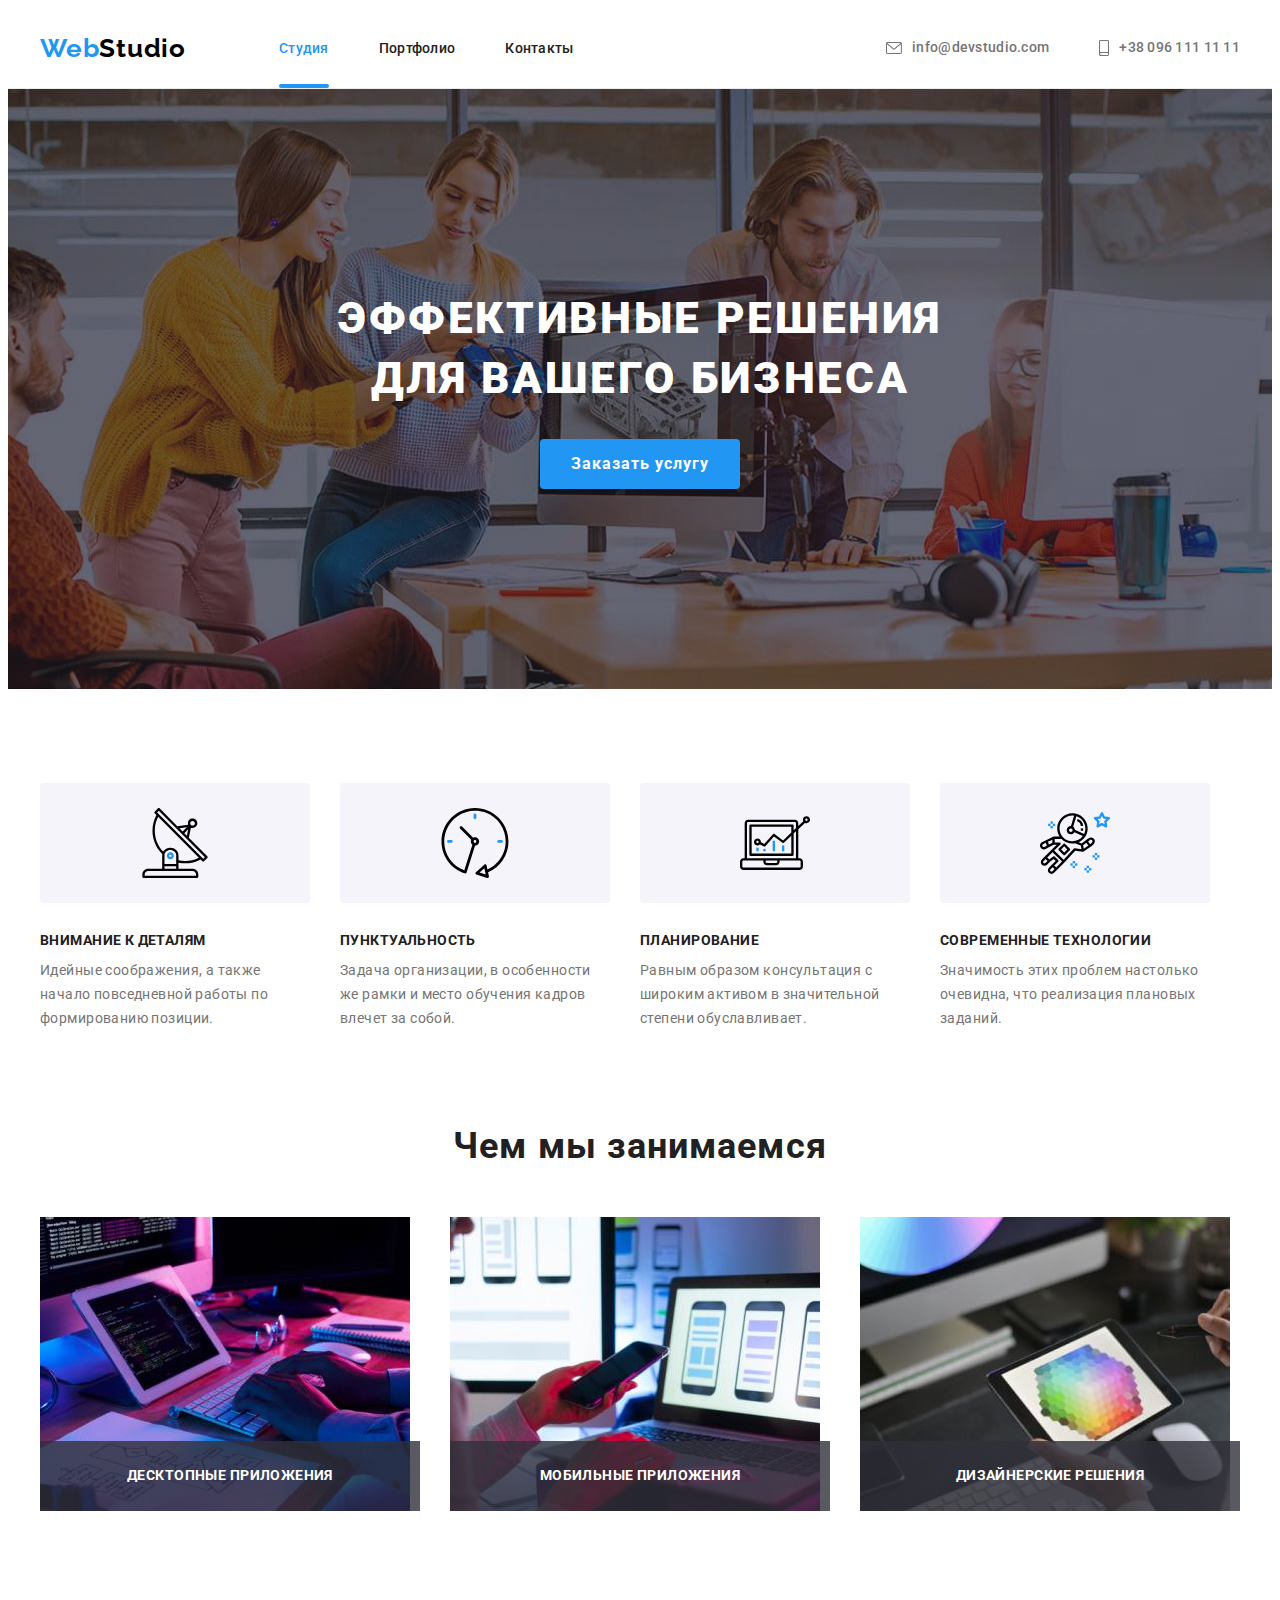
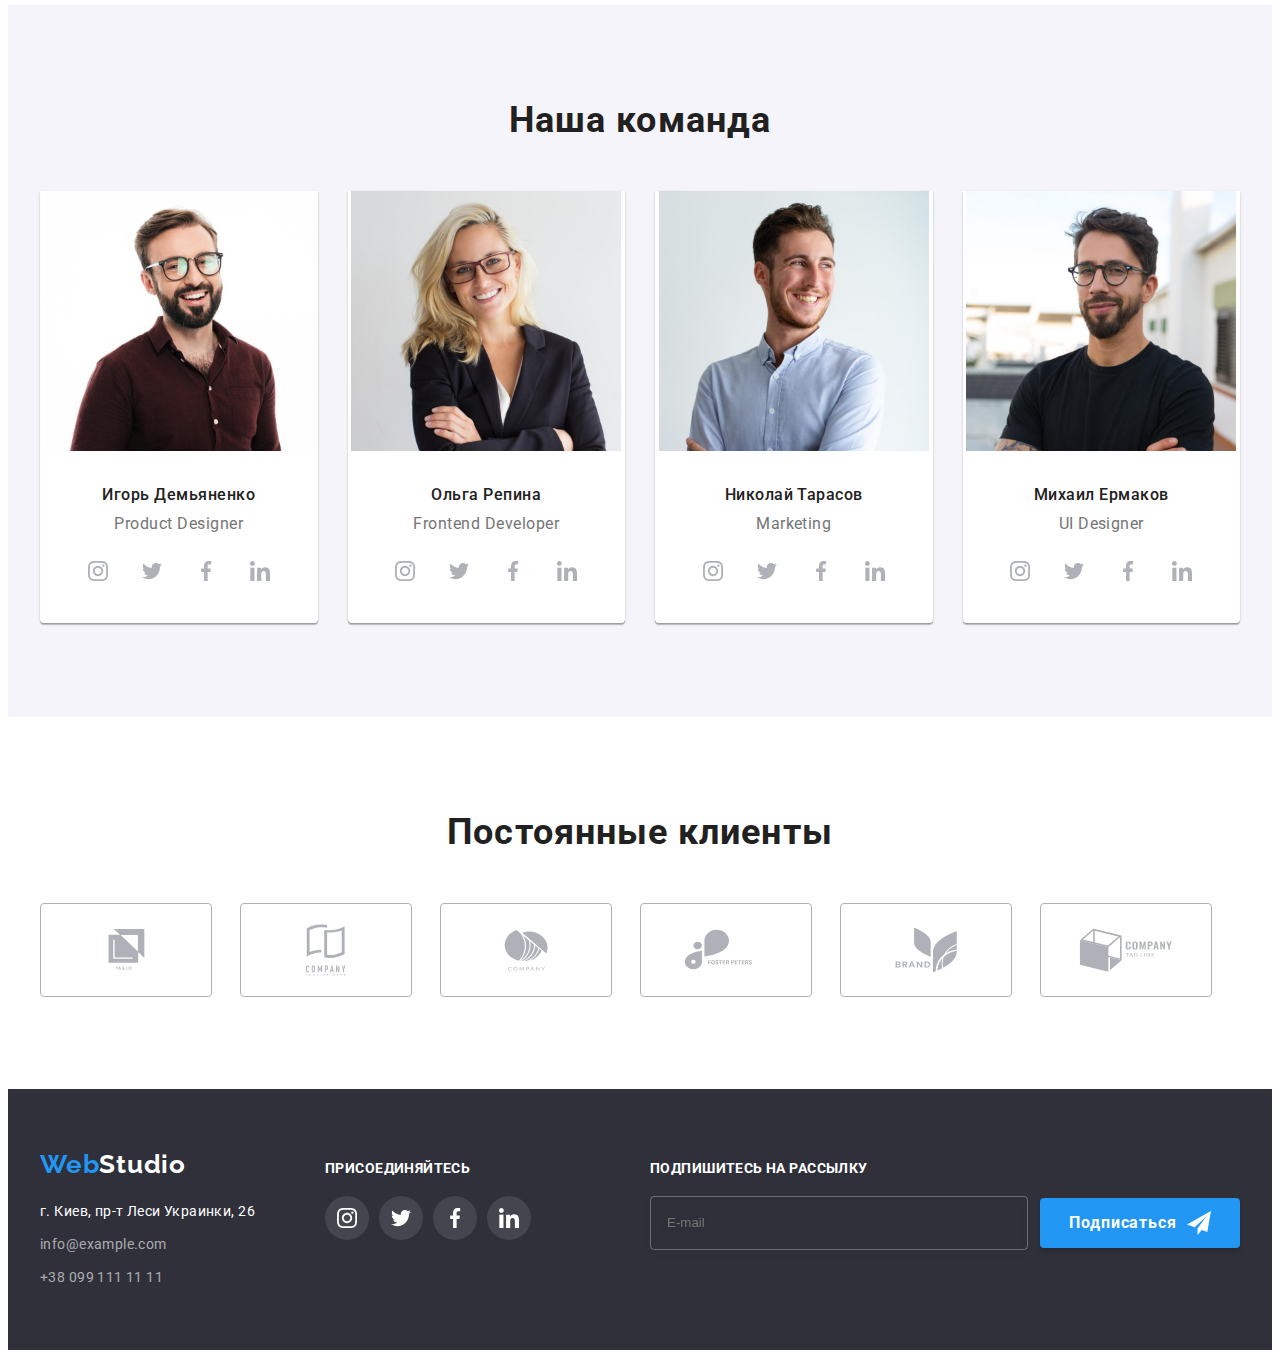
<file: index.html>
<!DOCTYPE html>
<html lang="ru">
	<head>
		<meta charset="UTF-8" />
		<meta http-equiv="X-UA-Compatible" content="IE=edge" />
		<meta name="viewport" content="width=device-width, initial-scale=1.0" />
		<title>Студия</title>
		<link
			rel="stylesheet"
			href="https://cdnjs.cloudflare.com/ajax/libs/modern-normalize/1.1.0/modern-normalize.min.css"
			integrity="sha512-wpPYUAdjBVSE4KJnH1VR1HeZfpl1ub8YT/NKx4PuQ5NmX2tKuGu6U/JRp5y+Y8XG2tV+wKQpNHVUX03MfMFn9Q=="
			crossorigin="anonymous"
			referrerpolicy="no-referrer"
		/>
		<link rel="preconnect" href="https://fonts.googleapis.com" />
		<link rel="preconnect" href="https://fonts.gstatic.com" crossorigin />
		<link
			href="https://fonts.googleapis.com/css2?family=Raleway:wght@700&family=Roboto:wght@400;500;700;900&display=swap"
			rel="stylesheet"
		/>
		<link rel="stylesheet" href="./css/styles.css" />
	</head>
	<body>
		<header class="header">
			<div class="container header-container">
				<nav class="header-nav">
					<a class="logo header-logo" href="./index.html"
						><span lang="en">Web<span class="logo-dark">Studio</span></span></a
					>
					<ul class="list nav-list">
						<li class="nav-item">
							<a class="menu-link current link" href="./index.html">Студия</a>
						</li>
						<li class="nav-item">
							<a class="menu-link link" href="./portfolio.html">Портфолио</a>
						</li>
						<li class="nav-item">
							<a class="menu-link link" href="">Контакты</a>
						</li>
					</ul>
				</nav>
				<ul class="list header-contacts">
					<li class="header-contacts-item">
						<a class="header-mail link" href="mailto:info@devstudio.com">
							<svg class="header-icons" height="12" width="16">
								<use href="./images/icons.svg#icon-header-mail"></use>
							</svg>
							info@devstudio.com</a
						>
					</li>
					<li class="header-contacts-item">
						<a class="header-tel link" href="tel:+380961111111">
							<svg class="header-icons" height="16" width="10">
								<use href="./images/icons.svg#icon-header-tel"></use>
							</svg>
							+38 096 111 11 11</a
						>
					</li>
				</ul>
			</div>
		</header>
		<main>
			<section class="hero">
				<div class="container hero-container">
					<h1 class="hero-title">Эффективные решения для вашего бизнеса</h1>
					<button class="hero-btn btn btn-light" data-modal-open type="button">
						Заказать услугу
					</button>
				</div>
			</section>
			<section class="advantages section">
				<div class="container">
					<h2 class="advantages-title visually-hidden">Наши преимущества</h2>
					<ul class="list advantages-list">
						<li class="advantages-item">
							<div class="advantages-item-field">
								<svg class="advantages-item-svg">
									<use href="./images/icons.svg#icon-advantages-1"></use>
								</svg>
							</div>
							<h3 class="advantages-item-title">Внимание к деталям</h3>
							<p class="advantages-item-text">
								Идейные соображения, а также начало повседневной работы по формированию позиции.
							</p>
						</li>
						<li class="advantages-item">
							<div class="advantages-item-field">
								<svg class="advantages-item-svg">
									<use href="./images/icons.svg#icon-advantages-2"></use>
								</svg>
							</div>
							<h3 class="advantages-item-title">Пунктуальность</h3>
							<p class="advantages-item-text">
								Задача организации, в особенности же рамки и место обучения кадров влечет за собой.
							</p>
						</li>
						<li class="advantages-item">
							<div class="advantages-item-field">
								<svg class="advantages-item-svg">
									<use href="./images/icons.svg#icon-advantages-3"></use>
								</svg>
							</div>
							<h3 class="advantages-item-title">Планирование</h3>
							<p class="advantages-item-text">
								Равным образом консультация с широким активом в значительной степени обуславливает.
							</p>
						</li>
						<li class="advantages-item">
							<div class="advantages-item-field">
								<svg class="advantages-item-svg">
									<use href="./images/icons.svg#icon-advantages-4"></use>
								</svg>
							</div>
							<h3 class="advantages-item-title">Современные технологии</h3>
							<p class="advantages-item-text">
								Значимость этих проблем настолько очевидна, что реализация плановых заданий.
							</p>
						</li>
					</ul>
				</div>
			</section>
			<section class="what-we-do section">
				<div class="container">
					<h2 class="what-we-do-title">Чем мы занимаемся</h2>
					<ul class="list what-we-do-list">
						<li class="what-we-do-item">
							<img
								class="what-we-do-item-image"
								src="./images/what-we-do-1.jpg"
								alt="Пишем код"
								width="370"
								height="294"
							/>
							<p class="what-we-do-item-text">десктопные приложения</p>
						</li>
						<li class="what-we-do-item">
							<img
								class="what-we-do-item-image"
								src="./images/what-we-do-2.jpg"
								alt="Тестируем"
								width="370"
								height="294"
							/>
							<p class="what-we-do-item-text">мобильные приложения</p>
						</li>
						<li class="what-we-do-item">
							<img
								class="what-we-do-item-image"
								src="./images/what-we-do-3.jpg"
								alt="Занимаемся дизайном"
								width="370"
								height="294"
							/>
							<p class="what-we-do-item-text">дизайнерские решения</p>
						</li>
					</ul>
				</div>
			</section>
			<section class="our-team section">
				<div class="container">
					<h2 class="our-team-title">Наша команда</h2>
					<ul class="our-team-list list">
						<li class="our-team-list-item">
							<img
								class="our-team-list-photo"
								src="./images/our-team-1.jpg"
								alt="Игорь Демьяненко Product Designer"
								width="270"
								height="260"
							/>
							<div class="our-team-list-text-container">
								<h3 class="our-team-list-title">Игорь Демьяненко</h3>
								<p class="our-team-list-text">Product Designer</p>
								<ul class="member-social list">
									<li class="member-social-item">
										<a class="member-social-item-link social-item-link" href="">
											<svg class="social-icon">
												<use href="./images/icons.svg#icon-socials-insta"></use>
											</svg>
										</a>
									</li>
									<li class="member-social-item">
										<a class="member-social-item-link social-item-link" href="">
											<svg class="social-icon">
												<use href="./images/icons.svg#icon-socials-twitter"></use>
											</svg>
										</a>
									</li>
									<li class="member-social-item">
										<a class="member-social-item-link social-item-link" href="">
											<svg class="social-icon">
												<use href="./images/icons.svg#icon-socials-facebook"></use>
											</svg>
										</a>
									</li>
									<li class="member-social-item">
										<a class="member-social-item-link social-item-link" href="">
											<svg class="social-icon">
												<use href="./images/icons.svg#icon-socials-linkedin"></use>
											</svg>
										</a>
									</li>
								</ul>
							</div>
						</li>
						<li class="our-team-list-item">
							<img
								class="our-team-list-photo"
								src="./images/our-team-2.jpg"
								alt="Ольга Репина Frontend Developer"
								width="270"
								height="260"
							/>
							<div class="our-team-list-text-container">
								<h3 class="our-team-list-title">Ольга Репина</h3>
								<p class="our-team-list-text">Frontend Developer</p>
								<ul class="member-social list">
									<li class="member-social-item">
										<a class="member-social-item-link social-item-link" href="">
											<svg class="social-icon">
												<use href="./images/icons.svg#icon-socials-insta"></use>
											</svg>
										</a>
									</li>
									<li class="member-social-item">
										<a class="member-social-item-link social-item-link" href="">
											<svg class="social-icon">
												<use href="./images/icons.svg#icon-socials-twitter"></use>
											</svg>
										</a>
									</li>
									<li class="member-social-item">
										<a class="member-social-item-link social-item-link" href="">
											<svg class="social-icon">
												<use href="./images/icons.svg#icon-socials-facebook"></use>
											</svg>
										</a>
									</li>
									<li class="member-social-item">
										<a class="member-social-item-link social-item-link" href="">
											<svg class="social-icon">
												<use href="./images/icons.svg#icon-socials-linkedin"></use>
											</svg>
										</a>
									</li>
								</ul>
							</div>
						</li>
						<li class="our-team-list-item">
							<img
								class="our-team-list-photo"
								src="./images/our-team-3.jpg"
								alt="Николай Тарасов Marketing"
								width="270"
								height="260"
							/>
							<div class="our-team-list-text-container">
								<h3 class="our-team-list-title">Николай Тарасов</h3>
								<p class="our-team-list-text">Marketing</p>
								<ul class="member-social list">
									<li class="member-social-item">
										<a class="member-social-item-link social-item-link" href="">
											<svg class="social-icon">
												<use href="./images/icons.svg#icon-socials-insta"></use>
											</svg>
										</a>
									</li>
									<li class="member-social-item">
										<a class="member-social-item-link social-item-link" href="">
											<svg class="social-icon">
												<use href="./images/icons.svg#icon-socials-twitter"></use>
											</svg>
										</a>
									</li>
									<li class="member-social-item">
										<a class="member-social-item-link social-item-link" href="">
											<svg class="social-icon">
												<use href="./images/icons.svg#icon-socials-facebook"></use>
											</svg>
										</a>
									</li>
									<li class="member-social-item">
										<a class="member-social-item-link social-item-link" href="">
											<svg class="social-icon">
												<use href="./images/icons.svg#icon-socials-linkedin"></use>
											</svg>
										</a>
									</li>
								</ul>
							</div>
						</li>
						<li class="our-team-list-item">
							<img
								class="our-team-list-photo"
								src="./images/our-team-4.jpg"
								alt="Михаил Ермаков UI Designer"
								width="270"
								height="260"
							/>
							<div class="our-team-list-text-container">
								<h3 class="our-team-list-title">Михаил Ермаков</h3>
								<p class="our-team-list-text">UI Designer</p>
								<ul class="member-social list">
									<li class="member-social-item">
										<a class="member-social-item-link social-item-link" href="">
											<svg class="social-icon">
												<use href="./images/icons.svg#icon-socials-insta"></use>
											</svg>
										</a>
									</li>
									<li class="member-social-item">
										<a class="member-social-item-link social-item-link" href="">
											<svg class="social-icon">
												<use href="./images/icons.svg#icon-socials-twitter"></use>
											</svg>
										</a>
									</li>
									<li class="member-social-item">
										<a class="member-social-item-link social-item-link" href="">
											<svg class="social-icon">
												<use href="./images/icons.svg#icon-socials-facebook"></use>
											</svg>
										</a>
									</li>
									<li class="member-social-item">
										<a class="member-social-item-link social-item-link" href="">
											<svg class="social-icon">
												<use href="./images/icons.svg#icon-socials-linkedin"></use>
											</svg>
										</a>
									</li>
								</ul>
							</div>
						</li>
					</ul>
				</div>
			</section>
			<section class="clients section">
				<div class="container">
					<h2 class="clients-title">Постоянные клиенты</h2>
					<ul class="clients-list list">
						<li class="clients-list-item">
							<a href="" class="clients-list-item-link">
								<svg class="clients-list-logo" width="47" height="41">
									<use href="./images/icons.svg#icon-client-1"></use>
								</svg>
							</a>
						</li>
						<li class="clients-list-item">
							<a href="" class="clients-list-item-link">
								<svg class="clients-list-logo" width="40" height="52">
									<use href="./images/icons.svg#icon-client-2"></use>
								</svg>
							</a>
						</li>
						<li class="clients-list-item">
							<a href="" class="clients-list-item-link">
								<svg class="clients-list-logo" width="44" height="42">
									<use href="./images/icons.svg#icon-client-3"></use>
								</svg>
							</a>
						</li>
						<li class="clients-list-item">
							<a href="" class="clients-list-item-link">
								<svg class="clients-list-logo" width="85" height="41">
									<use href="./images/icons.svg#icon-client-4"></use>
								</svg>
							</a>
						</li>
						<li class="clients-list-item">
							<a href="" class="clients-list-item-link">
								<svg class="clients-list-logo" width="63" height="46">
									<use href="./images/icons.svg#icon-client-5"></use>
								</svg>
							</a>
						</li>
						<li class="clients-list-item">
							<a href="" class="clients-list-item-link">
								<svg class="clients-list-logo" width="94" height="44">
									<use href="./images/icons.svg#icon-client-6"></use>
								</svg>
							</a>
						</li>
					</ul>
				</div>
			</section>
		</main>
		<footer class="footer">
			<div class="footer-container container">
				<div class="footer-address-container">
					<a class="logo footer-logo" href="./index.html"
						><span lang="en">Web<span class="logo-light">Studio</span></span></a
					>
					<address class="footer-address">
						<ul class="footer-list list">
							<li class="footer-list-item">
								<a
									class="footer-map link"
									href="https://goo.gl/maps/AyxEVt1A3nNoJQqk6"
									target="_blank"
									rel="noopener noreferrer"
									>г. Киев, пр-т Леси Украинки, 26</a
								>
							</li>
							<li class="footer-list-item">
								<a class="footer-mail link" href="mailto:info@example.com">info@example.com</a>
							</li>
							<li class="footer-list-item">
								<a class="footer-tel link" href="tel:+380991111111">+38 099 111 11 11</a>
							</li>
						</ul>
					</address>
				</div>
				<div class="footer-join-us">
					<h2 class="footer-join-us-title">присоединяйтесь</h2>
					<ul class="footer-join-us-list list">
						<li class="footer-join-us-list-item">
							<a class="footer-social-item-link social-item-link" href="">
								<svg class="social-icon">
									<use href="./images/icons.svg#icon-socials-insta"></use>
								</svg>
							</a>
						</li>
						<li class="footer-join-us-list-item">
							<a class="footer-social-item-link social-item-link" href="">
								<svg class="social-icon">
									<use href="./images/icons.svg#icon-socials-twitter"></use>
								</svg>
							</a>
						</li>
						<li class="footer-join-us-list-item">
							<a class="footer-social-item-link social-item-link" href="">
								<svg class="social-icon">
									<use href="./images/icons.svg#icon-socials-facebook"></use>
								</svg>
							</a>
						</li>
						<li class="footer-join-us-list-item">
							<a class="footer-social-item-link social-item-link" href="">
								<svg class="social-icon">
									<use href="./images/icons.svg#icon-socials-linkedin"></use>
								</svg>
							</a>
						</li>
					</ul>
				</div>
				<form class="footer-mailing" action="#">
					<p class="footer-mailing-title">подпишитесь на рассылку</p>
					<span class="footer-mailing-wrapper">
						<input class="footer-mailing-mail" type="email" placeholder="E-mail" name="mail" />
						<button class="footer-mailing-btn btn btn-light" type="submit">
							<span class="footer-mailing-wrap">
								Подписаться
								<svg class="footer-mailing-btn-icon">
									<use href="./images/icons.svg#icon-footer-send"></use>
								</svg>
							</span>
						</button>
					</span>
				</form>
			</div>
		</footer>
		<div class="backdrop is-hidden" data-modal>
			<div class="modal">
				<button class="modal-btn-close btn" type="button" data-modal-close>
					<svg class="social-icon">
						<use href="./images/icons.svg#icon-backdrop-close"></use>
					</svg>
				</button>
				<form class="modal-form" action="#">
					<p class="modal-form-title">Оставьте свои данные, мы вам перезвоним</p>

					<label class="modal-form-field">
						Имя
						<span class="modal-form-wrapper">
							<input
								class="modal-form-input modal-form-text-field"
								type="text"
								name="user-name"
								required
							/>
							<svg class="modal-form-icon">
								<use href="./images/icons.svg#icon-form-user"></use>
							</svg>
						</span>
					</label>

					<label class="modal-form-field">
						Телефон
						<span class="modal-form-wrapper">
							<input
								class="modal-form-input modal-form-text-field"
								type="tel"
								name="user-tel"
								required
							/>
							<svg class="modal-form-icon">
								<use href="./images/icons.svg#icon-form-tel"></use>
							</svg>
						</span>
					</label>

					<label class="modal-form-field">
						Почта
						<span class="modal-form-wrapper">
							<input
								class="modal-form-input modal-form-text-field"
								type="email"
								name="user-mail"
								required
							/>
							<svg class="modal-form-icon">
								<use href="./images/icons.svg#icon-form-mail"></use>
							</svg>
						</span>
					</label>

					<label class="modal-form-field">
						Комментарий
						<textarea
							class="modal-form-message modal-form-text-field"
							name="user-message"
							placeholder="Введите текст"
						></textarea>
					</label>

					<input
						class="modal-form-checkbox visually-hidden"
						type="checkbox"
						name="accept-policy"
						id="accept-policy"
					/>
					<label class="modal-form-checkbox-label" for="accept-policy"
						>Соглашаюсь с рассылкой и принимаю&nbsp;
						<a href="#" class="modal-form-checkbox-link">Условия договора</a></label
					>
					<button class="modal-form-btn btn btn-light" type="submit">Отправить</button>
				</form>
			</div>
		</div>
		<script src="./js/modal.js"></script>
	</body>
</html>
</file>
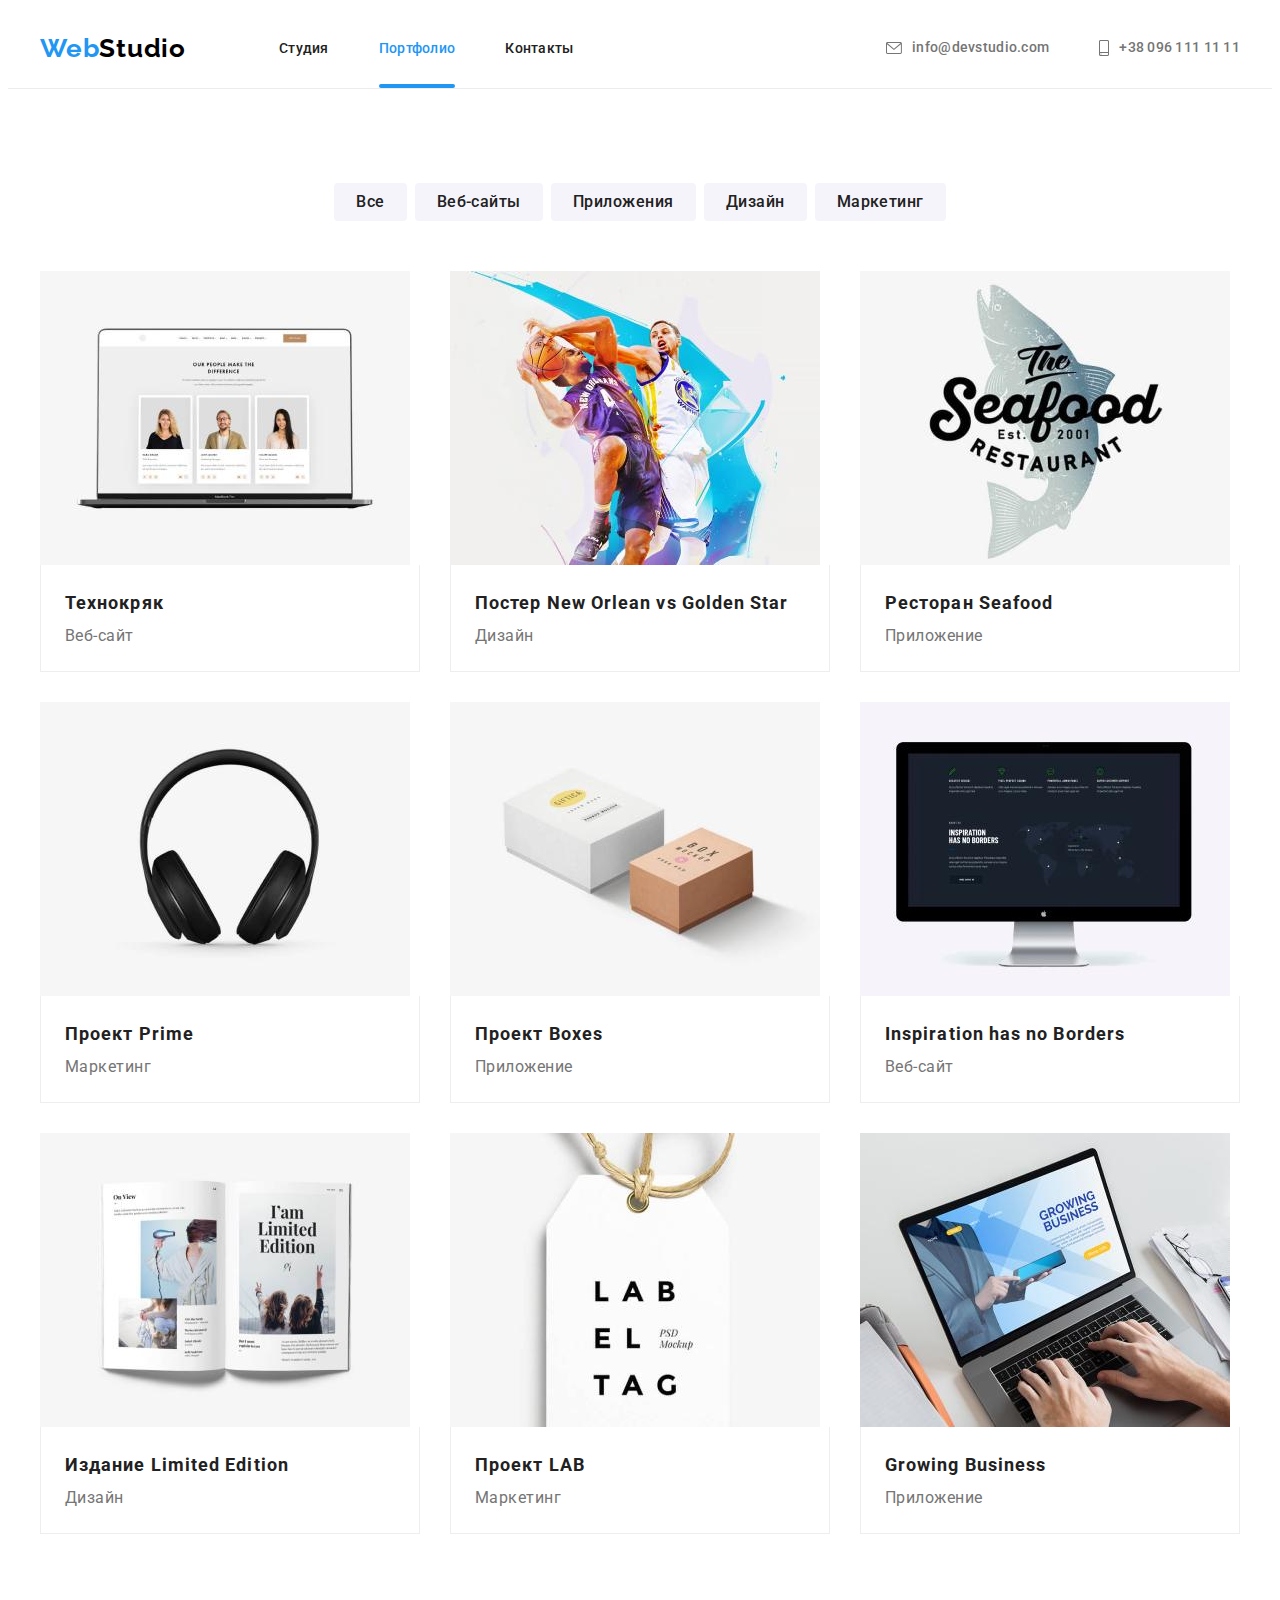
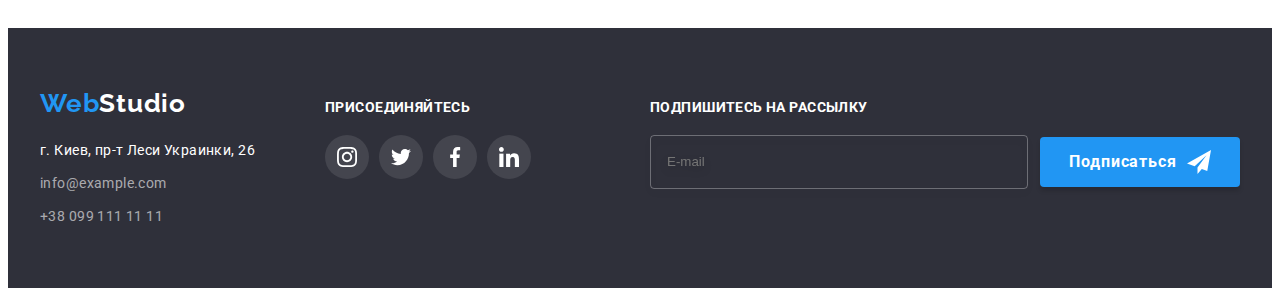
<file: portfolio.html>
<!DOCTYPE html>
<html lang="ru">
	<head>
		<meta charset="UTF-8" />
		<meta http-equiv="X-UA-Compatible" content="IE=edge" />
		<meta name="viewport" content="width=device-width, initial-scale=1.0" />
		<title>Портфолио</title>
		<link
			rel="stylesheet"
			href="https://cdnjs.cloudflare.com/ajax/libs/modern-normalize/1.1.0/modern-normalize.min.css"
			integrity="sha512-wpPYUAdjBVSE4KJnH1VR1HeZfpl1ub8YT/NKx4PuQ5NmX2tKuGu6U/JRp5y+Y8XG2tV+wKQpNHVUX03MfMFn9Q=="
			crossorigin="anonymous"
			referrerpolicy="no-referrer"
		/>
		<link rel="preconnect" href="https://fonts.googleapis.com" />
		<link rel="preconnect" href="https://fonts.gstatic.com" crossorigin />
		<link
			href="https://fonts.googleapis.com/css2?family=Raleway:wght@700&family=Roboto:wght@400;500;700;900&display=swap"
			rel="stylesheet"
		/>
		<link rel="stylesheet" href="./css/styles.css" />
	</head>
	<body>
		<header class="header">
			<div class="container header-container">
				<nav class="header-nav">
					<a class="logo header-logo" href="./index.html"
						><span lang="en">Web<span class="logo-dark">Studio</span></span></a
					>
					<ul class="list nav-list">
						<li class="nav-item">
							<a class="menu-link link" href="./index.html">Студия</a>
						</li>
						<li class="nav-item">
							<a class="menu-link current link" href="./portfolio.html">Портфолио</a>
						</li>
						<li class="nav-item">
							<a class="menu-link link" href="">Контакты</a>
						</li>
					</ul>
				</nav>
				<ul class="list header-contacts">
					<li class="header-contacts-item">
						<a class="header-mail link" href="mailto:info@devstudio.com">
							<svg class="header-icons" height="12" width="16">
								<use href="./images/icons.svg#icon-header-mail"></use>
							</svg>
							info@devstudio.com</a
						>
					</li>
					<li class="header-contacts-item">
						<a class="header-tel link" href="tel:+380961111111">
							<svg class="header-icons" height="16" width="10">
								<use href="./images/icons.svg#icon-header-tel"></use>
							</svg>
							+38 096 111 11 11</a
						>
					</li>
				</ul>
			</div>
		</header>
		<main>
			<section class="portfolio section">
				<div class="container">
					<h1 class="portfolio-title visually-hidden">Наше портфолио</h1>
					<ul class="list portfolio-list">
						<li class="portfolio-list-item">
							<button class="portfolio-btn btn btn-dark" type="button">Все</button>
						</li>
						<li class="portfolio-list-item">
							<button class="portfolio-btn btn btn-dark" type="button">Веб-сайты</button>
						</li>
						<li class="portfolio-list-item">
							<button class="portfolio-btn btn btn-dark" type="button">Приложения</button>
						</li>
						<li class="portfolio-list-item">
							<button class="portfolio-btn btn btn-dark" type="button">Дизайн</button>
						</li>
						<li class="portfolio-list-item">
							<button class="portfolio-btn btn btn-dark" type="button">Маркетинг</button>
						</li>
					</ul>
					<ul class="portfolio-list-cards list">
						<li class="portfolio-list-card">
							<a href="" class="portfolio-list-card-link">
								<div class="portfolio-list-card-img-container">
									<img
										class="portfolio-list-card-img"
										src="./images/portfolio-1.jpg"
										alt="Технокряк"
										width="370"
										height="294"
									/>
									<p class="portfolio-list-card-description">
										Технокряк это современная площадка распространения коронавируса. Компании
										используют эту платформу для цифрового шпионажа и атак на защищённые сервера
										конкурентов.
									</p>
								</div>
								<div class="portfolio-list-card-text">
									<h3 class="portfolio-item-title">Технокряк</h3>
									<p class="portfolio-item-text">Веб-сайт</p>
								</div>
							</a>
						</li>
						<li class="portfolio-list-card">
							<a href="" class="portfolio-list-card-link">
								<div class="portfolio-list-card-img-container">
									<img
										class="portfolio-list-card-img"
										src="./images/portfolio-2.jpg"
										alt="Постер New Orlean vs Golden Star"
										width="370"
										height="294"
									/>
									<p class="portfolio-list-card-description">
										Lorem ipsum dolor sit amet consectetur adipisicing elit. Dolore, quisquam.
									</p>
								</div>
								<div class="portfolio-list-card-text">
									<h3 class="portfolio-item-title">
										Постер <span lang="en">New Orlean vs Golden Star</span>
									</h3>
									<p class="portfolio-item-text">Дизайн</p>
								</div>
							</a>
						</li>
						<li class="portfolio-list-card">
							<a href="" class="portfolio-list-card-link">
								<div class="portfolio-list-card-img-container">
									<img
										class="portfolio-list-card-img"
										src="./images/portfolio-3.jpg"
										alt="Ресторан Seafood"
										width="370"
										height="294"
									/>
									<p class="portfolio-list-card-description">
										Lorem ipsum dolor sit amet consectetur adipisicing elit. Dolore, quisquam.
									</p>
								</div>
								<div class="portfolio-list-card-text">
									<h3 class="portfolio-item-title">Ресторан <span lang="en">Seafood</span></h3>
									<p class="portfolio-item-text">Приложение</p>
								</div>
							</a>
						</li>
						<li class="portfolio-list-card">
							<a href="" class="portfolio-list-card-link">
								<div class="portfolio-list-card-img-container">
									<img
										class="portfolio-list-card-img"
										src="./images/portfolio-4.jpg"
										alt="Проект Prime"
										width="370"
										height="294"
									/>
									<p class="portfolio-list-card-description">
										Lorem ipsum dolor sit amet consectetur adipisicing elit. Dolore, quisquam.
									</p>
								</div>
								<div class="portfolio-list-card-text">
									<h3 class="portfolio-item-title">Проект <span lang="en">Prime</span></h3>
									<p class="portfolio-item-text">Маркетинг</p>
								</div>
							</a>
						</li>
						<li class="portfolio-list-card">
							<a href="" class="portfolio-list-card-link">
								<div class="portfolio-list-card-img-container">
									<img
										class="portfolio-list-card-img"
										src="./images/portfolio-5.jpg"
										alt="Проект Boxes"
										width="370"
										height="294"
									/>
									<p class="portfolio-list-card-description">
										Lorem ipsum dolor sit amet consectetur adipisicing elit. Dolore, quisquam.
									</p>
								</div>
								<div class="portfolio-list-card-text">
									<h3 class="portfolio-item-title">Проект <span lang="en">Boxes</span></h3>
									<p class="portfolio-item-text">Приложение</p>
								</div>
							</a>
						</li>
						<li class="portfolio-list-card">
							<a href="" class="portfolio-list-card-link">
								<div class="portfolio-list-card-img-container">
									<img
										class="portfolio-list-card-img"
										src="./images/portfolio-6.jpg"
										alt="Inspiration has no Borders"
										width="370"
										height="294"
									/>
									<p class="portfolio-list-card-description">
										Lorem ipsum dolor sit amet consectetur adipisicing elit. Dolore, quisquam.
									</p>
								</div>
								<div class="portfolio-list-card-text">
									<h3 class="portfolio-item-title" lang="en">Inspiration has no Borders</h3>
									<p class="portfolio-item-text">Веб-сайт</p>
								</div>
							</a>
						</li>
						<li class="portfolio-list-card">
							<a href="" class="portfolio-list-card-link">
								<div class="portfolio-list-card-img-container">
									<img
										class="portfolio-list-card-img"
										src="./images/portfolio-7.jpg"
										alt="Издание Limited Edition"
										width="370"
										height="294"
									/>
									<p class="portfolio-list-card-description">
										Lorem ipsum dolor sit amet consectetur adipisicing elit. Dolore, quisquam.
									</p>
								</div>
								<div class="portfolio-list-card-text">
									<h3 class="portfolio-item-title">
										Издание <span lang="en">Limited Edition</span>
									</h3>
									<p class="portfolio-item-text">Дизайн</p>
								</div>
							</a>
						</li>
						<li class="portfolio-list-card">
							<a href="" class="portfolio-list-card-link">
								<div class="portfolio-list-card-img-container">
									<img
										class="portfolio-list-card-img"
										src="./images/portfolio-8.jpg"
										alt="Проект LAB"
										width="370"
										height="294"
									/>
									<p class="portfolio-list-card-description">
										Lorem ipsum dolor sit amet consectetur adipisicing elit. Dolore, quisquam.
									</p>
								</div>
								<div class="portfolio-list-card-text">
									<h3 class="portfolio-item-title">Проект <span lang="en">LAB</span></h3>
									<p class="portfolio-item-text">Маркетинг</p>
								</div>
							</a>
						</li>
						<li class="portfolio-list-card">
							<a href="" class="portfolio-list-card-link">
								<div class="portfolio-list-card-img-container">
									<img
										class="portfolio-list-card-img"
										src="./images/portfolio-9.jpg"
										alt="Growing Business"
										width="370"
										height="294"
									/>
									<p class="portfolio-list-card-description">
										Lorem ipsum dolor sit amet consectetur adipisicing elit. Dolore, quisquam.
									</p>
								</div>
								<div class="portfolio-list-card-text">
									<h3 class="portfolio-item-title" lang="en">Growing Business</h3>
									<p class="portfolio-item-text">Приложение</p>
								</div>
							</a>
						</li>
					</ul>
				</div>
			</section>
		</main>
		<footer class="footer">
			<div class="footer-container container">
				<div class="footer-address-container">
					<a class="logo footer-logo" href="./index.html"
						><span lang="en">Web<span class="logo-light">Studio</span></span></a
					>
					<address class="footer-address">
						<ul class="footer-list list">
							<li class="footer-list-item">
								<a
									class="footer-map link"
									href="https://goo.gl/maps/AyxEVt1A3nNoJQqk6"
									target="_blank"
									rel="noopener noreferrer"
									>г. Киев, пр-т Леси Украинки, 26</a
								>
							</li>
							<li class="footer-list-item">
								<a class="footer-mail link" href="mailto:info@example.com">info@example.com</a>
							</li>
							<li class="footer-list-item">
								<a class="footer-tel link" href="tel:+380991111111">+38 099 111 11 11</a>
							</li>
						</ul>
					</address>
				</div>
				<div class="footer-join-us">
					<h2 class="footer-join-us-title">присоединяйтесь</h2>
					<ul class="footer-join-us-list list">
						<li class="footer-join-us-list-item">
							<a class="footer-social-item-link social-item-link" href="">
								<svg class="social-icon">
									<use href="./images/icons.svg#icon-socials-insta"></use>
								</svg>
							</a>
						</li>
						<li class="footer-join-us-list-item">
							<a class="footer-social-item-link social-item-link" href="">
								<svg class="social-icon">
									<use href="./images/icons.svg#icon-socials-twitter"></use>
								</svg>
							</a>
						</li>
						<li class="footer-join-us-list-item">
							<a class="footer-social-item-link social-item-link" href="">
								<svg class="social-icon">
									<use href="./images/icons.svg#icon-socials-facebook"></use>
								</svg>
							</a>
						</li>
						<li class="footer-join-us-list-item">
							<a class="footer-social-item-link social-item-link" href="">
								<svg class="social-icon">
									<use href="./images/icons.svg#icon-socials-linkedin"></use>
								</svg>
							</a>
						</li>
					</ul>
				</div>
				<form class="footer-mailing" action="#">
					<p class="footer-mailing-title">подпишитесь на рассылку</p>
					<span class="footer-mailing-wrapper">
						<input class="footer-mailing-mail" type="email" placeholder="E-mail" name="mail" />
						<button class="footer-mailing-btn btn btn-light" type="submit">
							<span class="footer-mailing-wrap">
								Подписаться
								<svg class="footer-mailing-btn-icon">
									<use href="./images/icons.svg#icon-footer-send"></use>
								</svg>
							</span>
						</button>
					</span>
				</form>
			</div>
		</footer>
	</body>
</html>
</file>
<file: css/styles.css>
:root {
	--primary-text-color: #212121;
	--secondary-text-color: #757575;
	--logo-dark-color: #000000;
	--accent-color: #2196f3;
	--dark-background: #2f303a;
	--our-team-section-background: #f5f4fa;
	--our-team-list-item-background: #ffffff;
	--secondary-title-color: #ffffff;
	--footer-link-color: #ffffff99;
	--header-border: #ececec;
	--portfolio-list-card-border: #eeeeee;
	--icon-color: #afb1b8;
	--btn-hover: #188ce8;
}

p,
h1,
h2,
h3,
h4,
h5,
h6 {
	margin: 0;
}

ul {
	margin: 0;
	padding: 0;
}

.visually-hidden {
	position: absolute;
	white-space: nowrap;
	width: 1px;
	height: 1px;
	overflow: hidden;
	border: 0;
	padding: 0;
	clip: rect(0 0 0 0);
	clip-path: inset(50%);
	margin: -1px;
}

body {
	font-family: 'Roboto', sans-serif;
	color: var(--primary-text-color);
}

.container {
	width: 1200px;
	padding-left: 15px;
	padding-right: 15px;
	margin: 0 auto;
}

.section {
	padding: 94px 0;
}

.list {
	list-style: none;
}

.link {
	text-decoration: none;
}

.btn {
	cursor: pointer;
	font-family: inherit;
	border: none;
	background: none;
}

.btn-light {
	color: #ffffff;
}

.btn-dark {
	color: #212121;
}

.social-item-link {
	width: 44px;
	height: 44px;
	border-radius: 50%;
	display: flex;
	justify-content: center;
	align-items: center;
	outline: none;
}

.social-icon {
	width: 20px;
	height: 20px;
	fill: currentColor;
}

/*----------Header----------*/
.header {
	color: var(--primary-text-color);
	border-bottom: 1px solid var(--header-border);
}

.header-container {
	display: flex;
	justify-content: space-between;
}

.header-logo {
	margin-right: 93px;
}

.logo {
	text-decoration: none;
	font-family: Raleway;
	font-style: normal;
	font-weight: 700;
	font-size: 26px;
	line-height: 1.19;
	letter-spacing: 0.03em;
	color: var(--accent-color);
}

.logo-light {
	color: var(--secondary-title-color);
}

.logo-dark {
	color: var(--logo-dark-color);
}

.header-nav {
	display: flex;
	align-items: center;
}

.nav-list {
	display: flex;
}

.nav-item:not(:last-child) {
	margin-right: 50px;
}

.menu-link {
	display: block;
	font-weight: 500;
	font-size: 14px;
	line-height: 1.15;
	letter-spacing: 0.02em;
	color: var(--primary-text-color);
	padding: 32px 0;
	position: relative;
	transition: color 250ms cubic-bezier(0.4, 0, 0.2, 1);
}

.menu-link:hover,
.menu-link:focus {
	color: var(--accent-color);
}

.header-contacts {
	display: flex;
	align-items: center;
}

.header-contacts-item:not(:first-child) {
	margin-left: 50px;
}

.header-mail,
.header-tel {
	display: flex;
	font-weight: 500;
	font-size: 14px;
	line-height: 1.14;
	letter-spacing: 0.02em;
	color: var(--secondary-text-color);
	padding: 32px 0;
	align-items: center;
	transition: color 250ms cubic-bezier(0.4, 0, 0.2, 1);
}

.header-mail:hover,
.header-mail:focus,
.header-tel:hover,
.header-tel:focus,
.nav-list .current {
	color: var(--accent-color);
}

.nav-list .current::after {
	content: '';
	display: flex;
	position: absolute;
	bottom: 0;
	height: 4px;
	width: 100%;
	border-radius: 2px;
	background-color: var(--accent-color);
}

.header-icons {
	margin-right: 10px;
	fill: currentColor;
}
/*----------Hero----------*/

.hero {
	background-color: var(--dark-background);
	background-image: linear-gradient(rgba(47, 48, 58, 0.4), rgba(47, 48, 58, 0.4)),
		url('../images/hero-bg.jpg');
	background-repeat: no-repeat;

	background-position: center;
}

.hero-container {
	padding: 200px 0;
}

.hero-title {
	width: 696px;
	font-weight: 900;
	font-size: 44px;
	line-height: 1.36;
	letter-spacing: 0.06em;
	text-transform: uppercase;
	text-align: center;
	color: var(--secondary-title-color);
	margin: 0 auto 30px;
}

.hero-btn {
	font-weight: 700;
	font-size: 16px;
	line-height: 1.87;
	display: flex;
	align-items: center;
	justify-content: center;
	letter-spacing: 0.06em;
	background-color: #2196f3;
	box-shadow: 0px 4px 4px rgba(0, 0, 0, 0.15);
	border-radius: 4px;
	width: 200px;
	height: 50px;
	left: 700px;
	top: 430px;
	margin: 0 auto;
	transition: background-color 250ms cubic-bezier(0.4, 0, 0.2, 1);
}

.hero-btn:hover,
.hero-btn:focus {
	background-color: var(--btn-hover);
}

/*----------Advantages----------*/
.advantages-list {
	display: flex;
}

.advantages-item {
	width: 270px;
}

.advantages-item:not(:last-child) {
	margin-right: 30px;
}

.advantages-item-field {
	width: 270px;
	height: 120px;
	margin-bottom: 30px;
	background-color: var(--our-team-section-background);
	display: flex;
	align-items: center;
	justify-content: center;
	border-radius: 4px;
	transition: filter 250ms cubic-bezier(0.4, 0, 0.2, 1);
}

.advantages-item-field:hover {
	filter: drop-shadow(0px 4px 4px rgba(0, 0, 0, 0.25));
}

.advantages-item-svg {
	height: 70px;
	width: 70px;
}

.advantages-item-title {
	font-weight: 700;
	font-size: 14px;
	line-height: 1.14;
	letter-spacing: 0.03em;
	text-transform: uppercase;
	color: var(--primary-text-color);
	margin-bottom: 10px;
}

.advantages-item-text {
	font-size: 14px;
	line-height: 1.71;
	letter-spacing: 0.03em;
	color: var(--secondary-text-color);
}

/*----------What we do----------*/
.what-we-do {
	padding: 0 0 94px;
}

.what-we-do-title {
	font-weight: 700;
	font-size: 36px;
	line-height: 1.17;
	text-align: center;
	letter-spacing: 0.03em;
	color: var(--primary-text-color);
	margin-bottom: 50px;
}

.what-we-do-list {
	display: flex;
	flex-wrap: wrap;
	margin-left: -30px;
	margin-top: -30px;
}

.what-we-do-item {
	flex-basis: calc(100% / 3 - 30px);
	margin-left: 30px;
	margin-top: 30px;
	position: relative;
	width: 370px;
	height: 294px;
}

.what-we-do-item-text {
	font-weight: 700;
	font-size: 14px;
	line-height: 1.14px;
	letter-spacing: 0.03em;
	text-transform: uppercase;
	color: var(--secondary-title-color);
	display: flex;
	align-items: center;
	justify-content: center;
	position: absolute;
	bottom: 0;
	width: 100%;
	height: 70px;
	background-color: rgba(47, 48, 58, 0.8);
}

.what-we-do-item-image {
	display: block;
}

/*----------Our team----------*/
.our-team {
	background-color: var(--our-team-section-background);
}

.our-team-title {
	font-weight: 700;
	font-size: 36px;
	line-height: 1.17;
	text-align: center;
	letter-spacing: 0.03em;
	margin-bottom: 50px;
}

.our-team-list {
	display: flex;
	margin-left: -30px;
}

.our-team-list-item {
	flex-basis: calc(100% / 3 - 30px);
	flex-wrap: wrap;
	margin-left: 30px;
	text-align: center;
	background: #ffffff;
	box-shadow: 0px 1px 3px rgba(0, 0, 0, 0.12), 0px 1px 1px rgba(0, 0, 0, 0.14),
		0px 2px 1px rgba(0, 0, 0, 0.2);
	border-radius: 0px 0px 4px 4px;
}

.our-team-list-text-container {
	padding-top: 30px;
	padding-bottom: 30px;
}

.our-team-list-title {
	font-weight: 500;
	font-size: 16px;
	line-height: 1.19;
	letter-spacing: 0.03em;
	color: var(--primary-text-color);
	margin-bottom: 10px;
}

.our-team-list-text {
	font-size: 16px;
	line-height: 1.19;
	letter-spacing: 0.03em;
	color: var(--secondary-text-color);
	margin-bottom: 16px;
}

.member-social {
	display: flex;
	justify-content: center;
}

.member-social-item-link {
	color: var(--icon-color);
	transition: background-color 250ms cubic-bezier(0.4, 0, 0.2, 1),
		color 250ms cubic-bezier(0.4, 0, 0.2, 1);
}

.member-social-item-link:hover,
.member-social-item-link:focus {
	background-color: var(--accent-color);
	color: #ffffff;
}

.member-social-item:not(:last-child) {
	margin-right: 10px;
}

/*----------Clients----------*/

.clients-title {
	font-weight: 700;
	font-size: 36px;
	line-height: 1.17;
	text-align: center;
	letter-spacing: 0.03em;
	margin-bottom: 50px;
}

.clients-list {
	display: flex;
}

.clients-list-item {
	width: 170px;
	height: 92px;
}

.clients-list-item:not(:last-child) {
	margin-right: 30px;
}

.clients-list-item-link {
	width: 100%;
	height: 100%;
	display: flex;
	border: 1px solid #afb1b8;
	border-radius: 4px;
	align-items: center;
	justify-content: center;
	color: var(--icon-color);
	transition: color 250ms cubic-bezier(0.4, 0, 0.2, 1), border 250ms cubic-bezier(0.4, 0, 0.2, 1);
}

.clients-list-item-link:hover,
.clients-list-item-link:focus {
	color: var(--accent-color);
	border: 1px solid var(--accent-color);
	cursor: pointer;
}

.clients-list-logo {
	fill: currentColor;
}

/*----------Footer----------*/

.footer {
	background-color: var(--dark-background);
	padding: 60px 0;
}

.footer-container {
	display: flex;
	align-items: baseline;
}

.footer-logo {
	display: block;
	margin-bottom: 20px;
}

.footer-address-container {
	margin-right: 70px;
}

.footer-list-item:not(:last-child) {
	margin-bottom: 9px;
}

.footer-map {
	font-style: normal;
	font-size: 14px;
	line-height: 1.71;
	letter-spacing: 0.03em;
	color: #ffffff;
	transition: color 250ms cubic-bezier(0.4, 0, 0.2, 1);
}

.footer-mail,
.footer-tel {
	font-style: normal;
	font-size: 14px;
	line-height: 1.71;
	letter-spacing: 0.03em;
	color: var(--footer-link-color);
	transition: color 250ms cubic-bezier(0.4, 0, 0.2, 1);
}

.footer-mail:hover,
.footer-mail:focus,
.footer-tel:hover,
.footer-tel:focus,
.footer-map:hover,
.footer-map:focus {
	color: var(--accent-color);
}

.footer-join-us-title {
	font-weight: 700;
	font-size: 14px;
	line-height: calc(16 / 14);
	letter-spacing: 0.03em;
	text-transform: uppercase;
	color: var(--secondary-title-color);
	margin-bottom: 20px;
}

.footer-join-us-list {
	display: flex;
}

.footer-join-us-list-item:not(:last-child) {
	margin-right: 10px;
}

.footer-social-item-link {
	color: var(--secondary-title-color);
	background-color: rgba(255, 255, 255, 0.1);
	transition: background-color 250ms cubic-bezier(0.4, 0, 0.2, 1);
}

.footer-social-item-link:hover,
.footer-social-item-link:focus {
	background-color: #2196f3;
}

.footer-mailing {
	margin-left: auto;
}

.footer-mailing-title {
	font-weight: 700;
	font-size: 14px;
	line-height: calc(16 / 14);
	letter-spacing: 0.03em;
	text-transform: uppercase;
	margin-bottom: 20px;
	color: var(--secondary-title-color);
}

.footer-mailing-wrapper {
	display: flex;
	align-items: center;
}

.footer-mailing-mail {
	width: 358px;
	height: 50px;
	padding-left: 16px;
	margin-right: 12px;
	border: 1px solid rgba(255, 255, 255, 0.3);
	filter: drop-shadow(0px 4px 4px rgba(0, 0, 0, 0.15));
	border-radius: 4px;
	background-color: transparent;
	outline: none;
}

.footer-mailing-btn {
	width: 200px;
	height: 50px;
	background-color: var(--accent-color);
	box-shadow: 0px 4px 4px rgba(0, 0, 0, 0.15);
	border-radius: 4px;
	font-weight: 700;
	font-size: 16px;
	line-height: calc(30 / 16);
	letter-spacing: 0.06em;
	transition: background-color 250ms cubic-bezier(0.4, 0, 0.2, 1);
}

.footer-mailing-btn:hover,
.footer-mailing-btn:focus {
	background-color: var(--btn-hover);
}

.footer-mailing-wrap {
	display: flex;
	align-items: center;
	justify-content: center;
}

.footer-mailing-btn-icon {
	width: 24px;
	height: 24px;
	margin-left: 10px;
}

/*----------Portfolio----------*/
.portfolio-list {
	display: flex;
	flex-wrap: wrap;
	justify-content: center;
	margin-bottom: 50px;
}

.portfolio-list-cards {
	display: flex;
	flex-wrap: wrap;
	margin-left: -30px;
	margin-top: -30px;
}

.portfolio-list-card {
	flex-basis: calc(100% / 3 - 30px);
	margin-left: 30px;
	margin-top: 30px;
}

.portfolio-list-card-link {
	display: block;
	text-decoration: none;
	transition: box-shadow 250ms cubic-bezier(0.4, 0, 0.2, 1);
}

.portfolio-list-card-link:hover,
.portfolio-list-card-link:focus {
	box-shadow: 0px 1px 1px rgba(0, 0, 0, 0.12), 0px 4px 4px rgba(0, 0, 0, 0.06),
		1px 4px 6px rgba(0, 0, 0, 0.16);
	outline: none;
}

.portfolio-btn {
	background: #f5f4fa;
	border-radius: 4px;
	font-weight: 500;
	font-size: 16px;
	line-height: 1.62;
	text-align: center;
	letter-spacing: 0.03em;
	color: var(--primary-text-color);
	padding: 6px 22px;
	transition: background-color 250ms cubic-bezier(0.4, 0, 0.2, 1),
		color 250ms cubic-bezier(0.4, 0, 0.2, 1), box-shadow 250ms cubic-bezier(0.4, 0, 0.2, 1);
}

.portfolio-btn:hover,
.portfolio-btn:focus {
	outline: none;
	background-color: var(--accent-color);
	color: var(--secondary-title-color);
	box-shadow: 0px 3px 1px rgba(0, 0, 0, 0.1), 0px 1px 2px rgba(0, 0, 0, 0.08),
		0px 2px 2px rgba(0, 0, 0, 0.12);
}

.portfolio-list-item:not(:last-child) {
	margin-right: 8px;
}

.portfolio-item-title {
	font-weight: bold;
	font-size: 18px;
	line-height: 2;
	letter-spacing: 0.06em;
	color: var(--primary-text-color);
}

.portfolio-item-text {
	font-size: 16px;
	line-height: 1.87;
	letter-spacing: 0.03em;
	color: var(--secondary-text-color);
}

.portfolio-list-card-text {
	padding: 20px 24px;
	border-left: 1px solid var(--portfolio-list-card-border);
	border-right: 1px solid var(--portfolio-list-card-border);
	border-bottom: 1px solid var(--portfolio-list-card-border);
}

.portfolio-list-card-img {
	display: block;
}

.portfolio-list-card-img-container {
	position: relative;
	overflow: hidden;
	width: 370px;
	height: 294px;
}

.portfolio-list-card-description {
	font-size: 18px;
	line-height: 1.56;
	letter-spacing: 0.03em;
	color: var(--secondary-title-color);
	position: absolute;
	top: 0;
	left: 0;
	width: 100%;
	height: 100%;
	background-color: rgba(33, 150, 243, 0.9);
	padding: 63px 24px;
	transform: translateY(294px);
	transition: transform 250ms cubic-bezier(0.4, 0, 0.2, 1);
}

.portfolio-list-card:hover .portfolio-list-card-description,
.portfolio-list-card-link:focus .portfolio-list-card-description {
	transform: translateY(0);
}

.backdrop {
	width: 100vw;
	height: 100vh;
	background-color: rgba(0, 0, 0, 0.2);
	position: fixed;
	top: 0;
	transition: opacity 500ms linear, visibility 500ms linear;
}

.is-hidden {
	visibility: hidden;
	opacity: 0;
	pointer-events: none;
}

.modal {
	position: absolute;
	top: 50%;
	left: 50%;
	transform: translate(-50%, -50%);
	width: 528px;
	min-height: 581px;
	background-color: #ffffff;
	border-radius: 4px;
	box-shadow: 0px 1px 3px rgba(0, 0, 0, 0.12), 0px 1px 1px rgba(0, 0, 0, 0.14),
		0px 2px 1px rgba(0, 0, 0, 0.2);
	padding: 40px;
}

.backdrop.is-hidden .modal {
	transform: translate(160%, 50%) scale(0.3);
	transition: transform 1500ms linear;
}

.modal-btn-close {
	position: absolute;
	top: 8px;
	right: 8px;
	width: 30px;
	height: 30px;
	border-radius: 50%;
	border: 1px solid rgba(0, 0, 0, 0.1);
	display: flex;
	align-items: center;
	justify-content: center;
}

.modal-btn-close:hover,
.modal-btn-close:focus {
	color: var(--accent-color);
}

.modal-form {
	display: flex;
	flex-direction: column;
}

.modal-form-title {
	font-weight: 700;
	font-size: 20px;
	line-height: 1.15;
	text-align: center;
	letter-spacing: 0.03em;
	color: var(--primary-text-color);
	margin-bottom: 12px;
}

.modal-form-field {
	margin-bottom: 10px;
	font-size: 12px;
	line-height: calc(14 / 12);
	letter-spacing: 0.01em;
	color: var(--secondary-text-color);
}

.modal-form-field:nth-child(5) {
	margin-bottom: 20px;
}

.modal-form-input {
	width: 100%;
	height: 40px;
	padding-left: 42px;
}

.modal-form-message {
	height: 120px;
	margin-top: 4px;
	padding: 12px 16px;
	resize: none;
}

.modal-form-message::placeholder {
	font-size: 14px;
	line-height: calc(16 / 14);
	letter-spacing: 0.01em;
	color: rgba(117, 117, 117, 0.5);
}

.modal-form-text-field {
	width: 100%;
	border: 1px solid rgba(33, 33, 33, 0.2);
	border-radius: 4px;
	outline: none;
}

.modal-form-text-field:focus {
	border: 1px solid var(--accent-color);
}

.modal-form-text-field:focus + .modal-form-icon {
	fill: var(--accent-color);
}

.modal-form-wrapper {
	position: relative;
	display: block;
	margin-top: 4px;
}

.modal-form-icon {
	position: absolute;
	top: 50%;
	left: 12px;
	transform: translateY(-50%);
	width: 18px;
	height: 18px;
}

.modal-form-checkbox-label {
	display: flex;
	justify-content: center;
	align-items: center;
	font-size: 14px;
	line-height: 1.71px;
	letter-spacing: 0.03em;
	color: var(--secondary-text-color);
	margin-bottom: 30px;
}

.modal-form-checkbox-label::before {
	content: '';
	display: block;
	width: 16px;
	height: 15px;
	margin-right: 7px;
	border: 2px solid black;
	border-radius: 2px;
}

.modal-form-checkbox:focus + .modal-form-checkbox-label::before {
	border-color: var(--accent-color);
}

.modal-form-checkbox:checked + .modal-form-checkbox-label::before {
	background-image: url("data:image/svg+xml,%3Csvg xmlns='http://www.w3.org/2000/svg' id='icon-form-check' viewBox='0 0 32 32'%3E%3Cpath fill='%232196f3' style='fill: var(--color1, %232196f3)' d='M4 1h24c2.209 0 4 1.791 4 4v22c0 2.209-1.791 4-4 4h-24c-2.209 0-4-1.791-4-4v-22c0-2.209 1.791-4 4-4z'%3E%3C/path%3E%3Cpath fill='%23fff' style='fill: var(--color2, %23fff); stroke: var(--color2, %23fff)' stroke='%23fff' stroke-linejoin='miter' stroke-linecap='butt' stroke-miterlimit='4' stroke-width='0.4' d='M7.914 16.504l-0.138-0.132-0.138 0.13-1.928 1.828 0.152 0.146 7.13 6.8 0.138-0.132 15.16-14.462-0.152-0.144-1.902-1.814-0.138 0.132-13.106 12.492-5.078-4.844z'%3E%3C/path%3E%3C/svg%3E");
	border-color: var(--accent-color);
	background-color: var(--accent-color);
	background-size: contain;
	background-origin: border-box;
}

.modal-form-checkbox-link {
	color: var(--accent-color);
}

.modal-form-btn {
	width: 200px;
	height: 50px;
	margin: 0 auto;
	background-color: var(--accent-color);
	box-shadow: 0px 4px 4px rgba(0, 0, 0, 0.15);
	border-radius: 4px;
	font-weight: bold;
	font-size: 16px;
	line-height: 1.87;
	letter-spacing: 0.06em;
	transition: background-color 250ms cubic-bezier(0.4, 0, 0.2, 1);
}

.modal-form-btn:hover,
.modal-form-btn:focus {
	background-color: var(--btn-hover);
}
</file>
